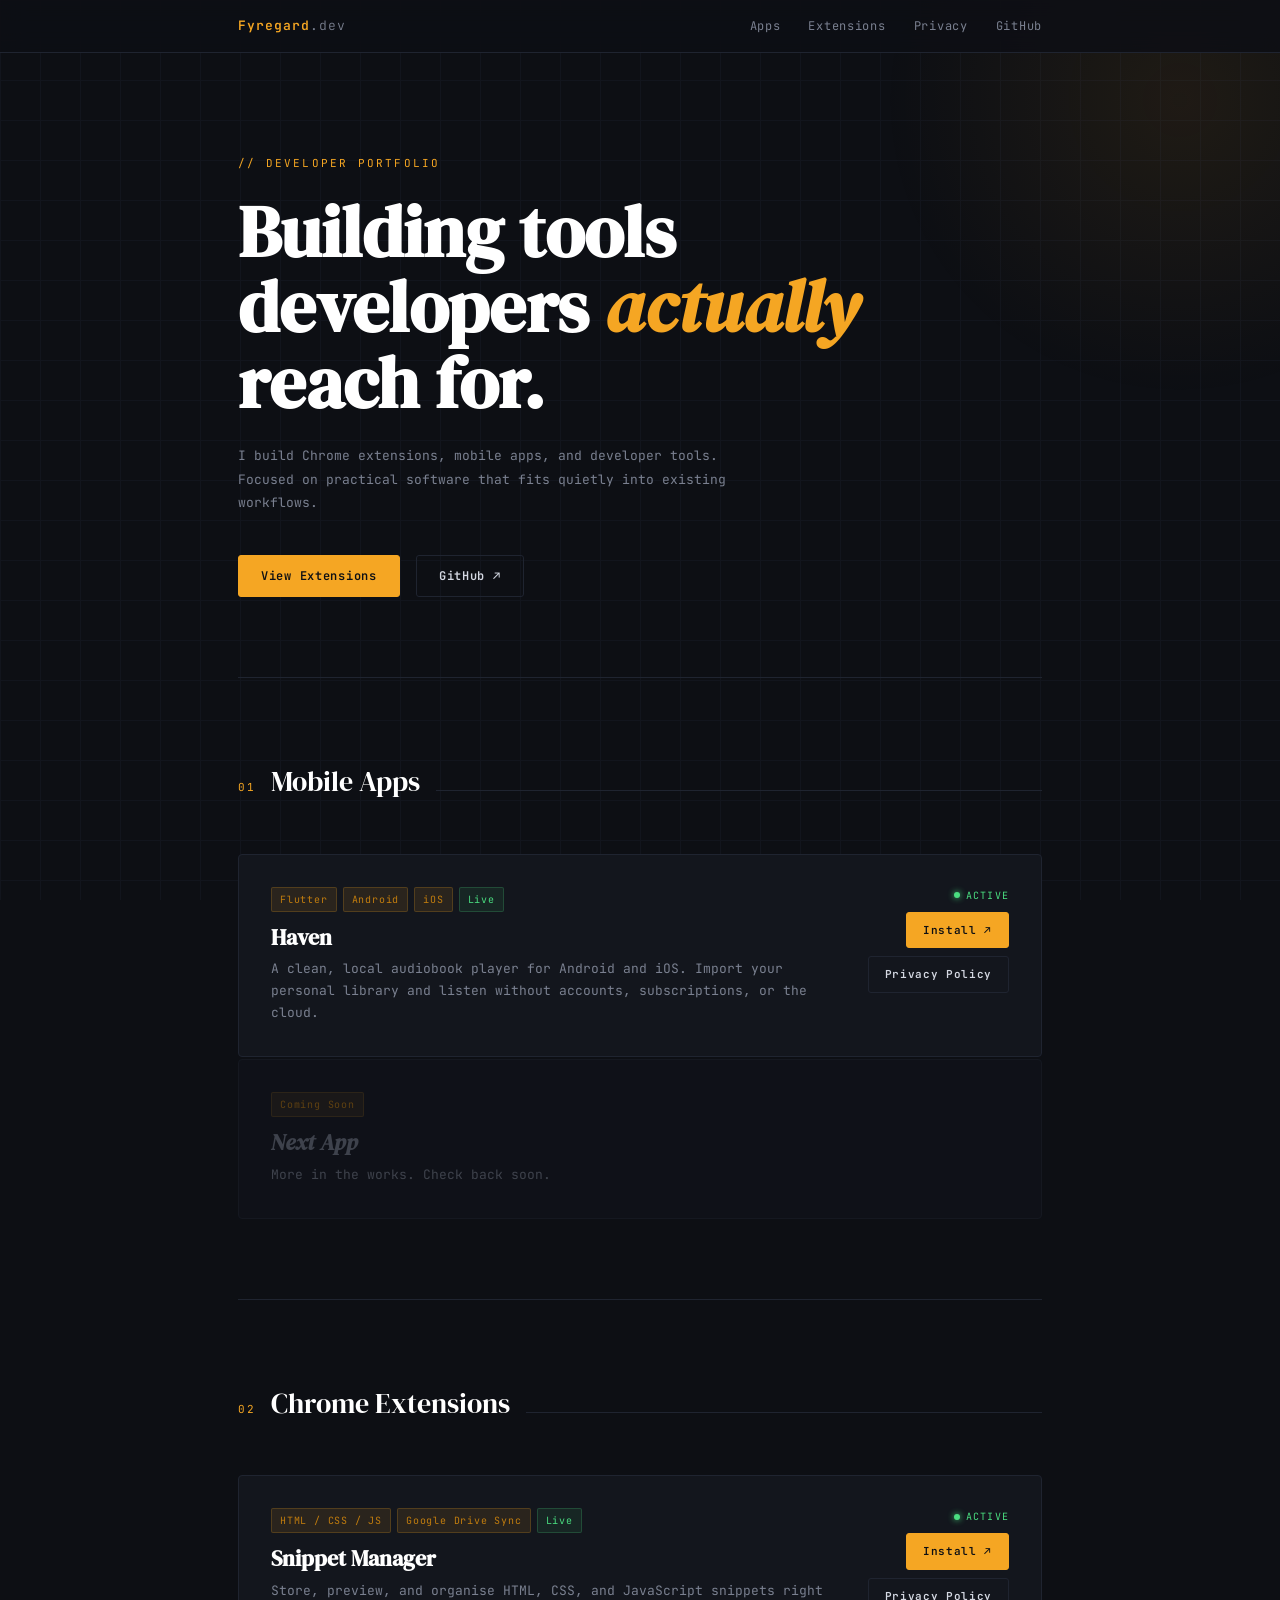
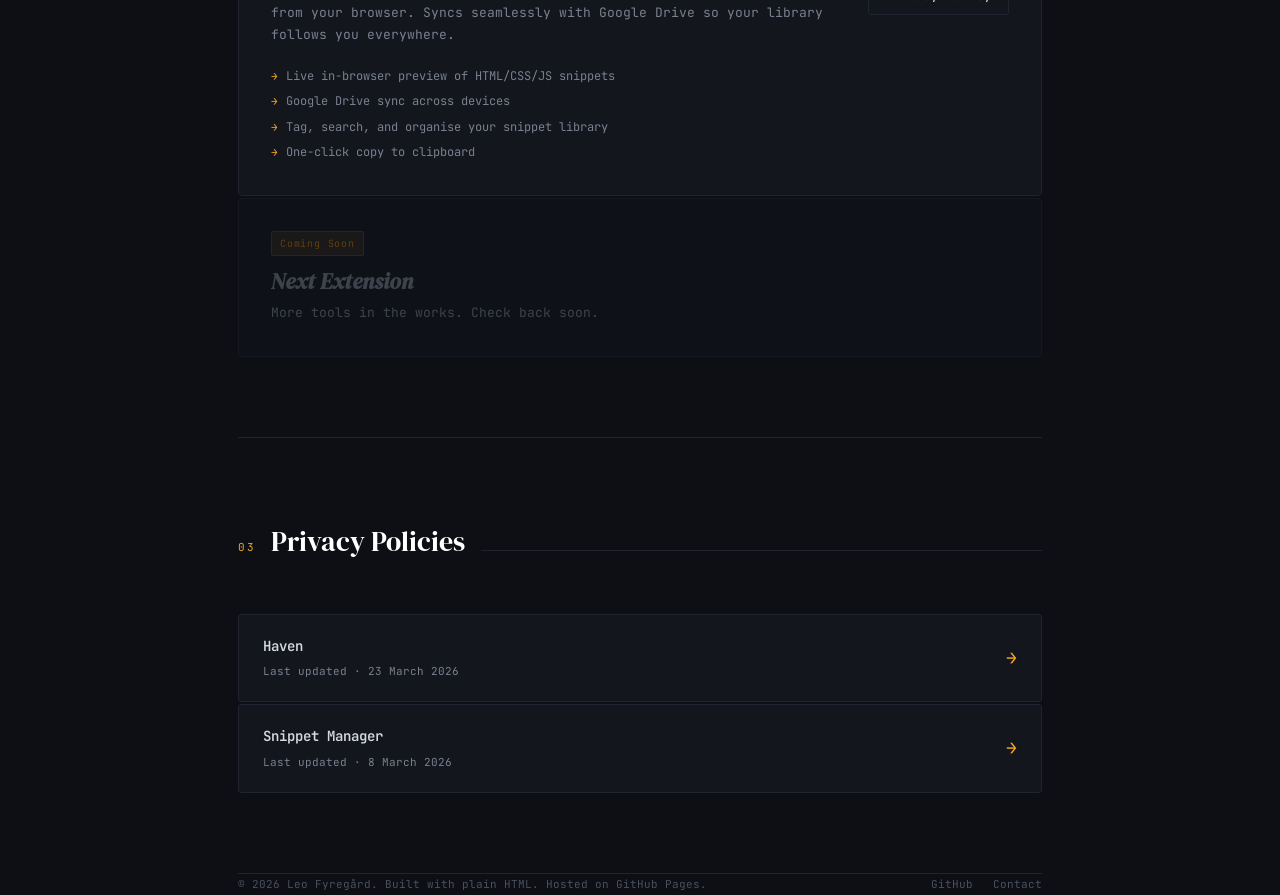
<file: index.html>
<!DOCTYPE html>
<html lang="en">
<head>
  <meta charset="UTF-8" />
  <meta name="viewport" content="width=device-width, initial-scale=1.0" />
  <title>Leo Fyregård — Developer Portfolio</title>
  <link rel="preconnect" href="https://fonts.googleapis.com" />
  <link rel="preconnect" href="https://fonts.gstatic.com" crossorigin />
  <link href="https://fonts.googleapis.com/css2?family=JetBrains+Mono:ital,wght@0,300;0,400;0,600;0,700;1,300&family=DM+Serif+Display:ital@0;1&display=swap" rel="stylesheet" />
  <link rel="stylesheet" href="style.css" />
</head>
<body>

  <nav>
    <div class="wrap">
      <a class="nav-brand" href="/">Fyregard<span>.dev</span></a>
      <ul>
        <li><a href="#apps">Apps</a></li>
        <li><a href="#extensions">Extensions</a></li>
        <li><a href="#privacy">Privacy</a></li>
        <li><a href="https://github.com/Fyregard" target="_blank">GitHub</a></li>
      </ul>
    </div>
  </nav>

  <main class="wrap">

    <!-- HERO -->
    <section class="hero">
      <p class="hero-label">// developer portfolio</p>
      <h1>Building tools<br>developers <em>actually</em><br>reach for.</h1>
      <p class="hero-sub">
        I build Chrome extensions, mobile apps, and developer tools.
        Focused on practical software that fits quietly into existing workflows.
      </p>
      <div class="hero-cta">
        <a href="#extensions" class="btn btn-primary">View Extensions</a>
        <a href="https://github.com/Fyregard" class="btn btn-ghost" target="_blank">GitHub ↗</a>
      </div>
    </section>

    <!-- MOBILE APPS -->
    <section id="apps">
      <div class="section-header">
        <span class="section-num">01</span>
        <h2 class="section-title">Mobile Apps</h2>
        <div class="section-line"></div>
      </div>

      <div class="ext-grid">

        <!-- Haven -->
        <div class="ext-card">
          <div>
            <div class="ext-tags">
              <span class="tag">Flutter</span>
              <span class="tag">Android</span>
              <span class="tag">iOS</span>
              <span class="tag green">Live</span>
            </div>
            <h3 class="ext-name">Haven</h3>
            <p class="ext-desc">
              A clean, local audiobook player for Android and iOS. Import your personal library
              and listen without accounts, subscriptions, or the cloud.
            </p>
          </div>
          <div class="ext-actions">
            <span class="ext-status">Active</span>
            <a href="#" class="btn btn-primary btn-sm" target="_blank">Install ↗</a>
            <a href="privacy/haven.html" class="btn btn-ghost btn-sm">Privacy Policy</a>
          </div>
        </div>

        <!-- Placeholder -->
        <div class="ext-card dim">
          <div>
            <div class="ext-tags">
              <span class="tag">Coming Soon</span>
            </div>
            <h3 class="ext-name muted">Next App</h3>
            <p class="ext-desc">More in the works. Check back soon.</p>
          </div>
        </div>

      </div>
    </section>

    <!-- EXTENSIONS -->
    <section id="extensions">
      <div class="section-header">
        <span class="section-num">02</span>
        <h2 class="section-title">Chrome Extensions</h2>
        <div class="section-line"></div>
      </div>

      <div class="ext-grid">

        <!-- Snippet Manager -->
        <div class="ext-card">
          <div>
            <div class="ext-tags">
              <span class="tag">HTML / CSS / JS</span>
              <span class="tag">Google Drive Sync</span>
              <span class="tag green">Live</span>
            </div>
            <h3 class="ext-name">Snippet Manager</h3>
            <p class="ext-desc">
              Store, preview, and organise HTML, CSS, and JavaScript snippets right from your browser.
              Syncs seamlessly with Google Drive so your library follows you everywhere.
            </p>
            <ul class="ext-features">
              <li>Live in-browser preview of HTML/CSS/JS snippets</li>
              <li>Google Drive sync across devices</li>
              <li>Tag, search, and organise your snippet library</li>
              <li>One-click copy to clipboard</li>
            </ul>
          </div>
          <div class="ext-actions">
            <span class="ext-status">Active</span>
            <a href="https://chrome.google.com/webstore" class="btn btn-primary btn-sm" target="_blank">Install ↗</a>
            <a href="privacy/snippet-manager.html" class="btn btn-ghost btn-sm">Privacy Policy</a>
          </div>
        </div>

        <!-- Placeholder -->
        <div class="ext-card dim">
          <div>
            <div class="ext-tags">
              <span class="tag">Coming Soon</span>
            </div>
            <h3 class="ext-name muted">Next Extension</h3>
            <p class="ext-desc">More tools in the works. Check back soon.</p>
          </div>
        </div>

      </div>
    </section>

    <!-- PRIVACY POLICIES -->
    <section id="privacy">
      <div class="section-header">
        <span class="section-num">03</span>
        <h2 class="section-title">Privacy Policies</h2>
        <div class="section-line"></div>
      </div>

      <div class="policy-list">
        <a href="privacy/haven.html" class="policy-item">
          <div class="policy-item-left">
            <span class="policy-item-name">Haven</span>
            <span class="policy-item-meta">Last updated · 23 March 2026</span>
          </div>
          <span class="policy-arrow">→</span>
        </a>
        <a href="privacy/snippet-manager.html" class="policy-item">
          <div class="policy-item-left">
            <span class="policy-item-name">Snippet Manager</span>
            <span class="policy-item-meta">Last updated · 8 March 2026</span>
          </div>
          <span class="policy-arrow">→</span>
        </a>
      </div>
    </section>

  </main>

  <footer class="wrap">
    <p>© 2026 Leo Fyregård. Built with plain HTML. Hosted on GitHub Pages.</p>
    <div class="footer-links">
      <a href="https://github.com/Fyregard" target="_blank">GitHub</a>
      <a href="mailto:leo@fyregard.dev">Contact</a>
    </div>
  </footer>

</body>
</html>
</file>
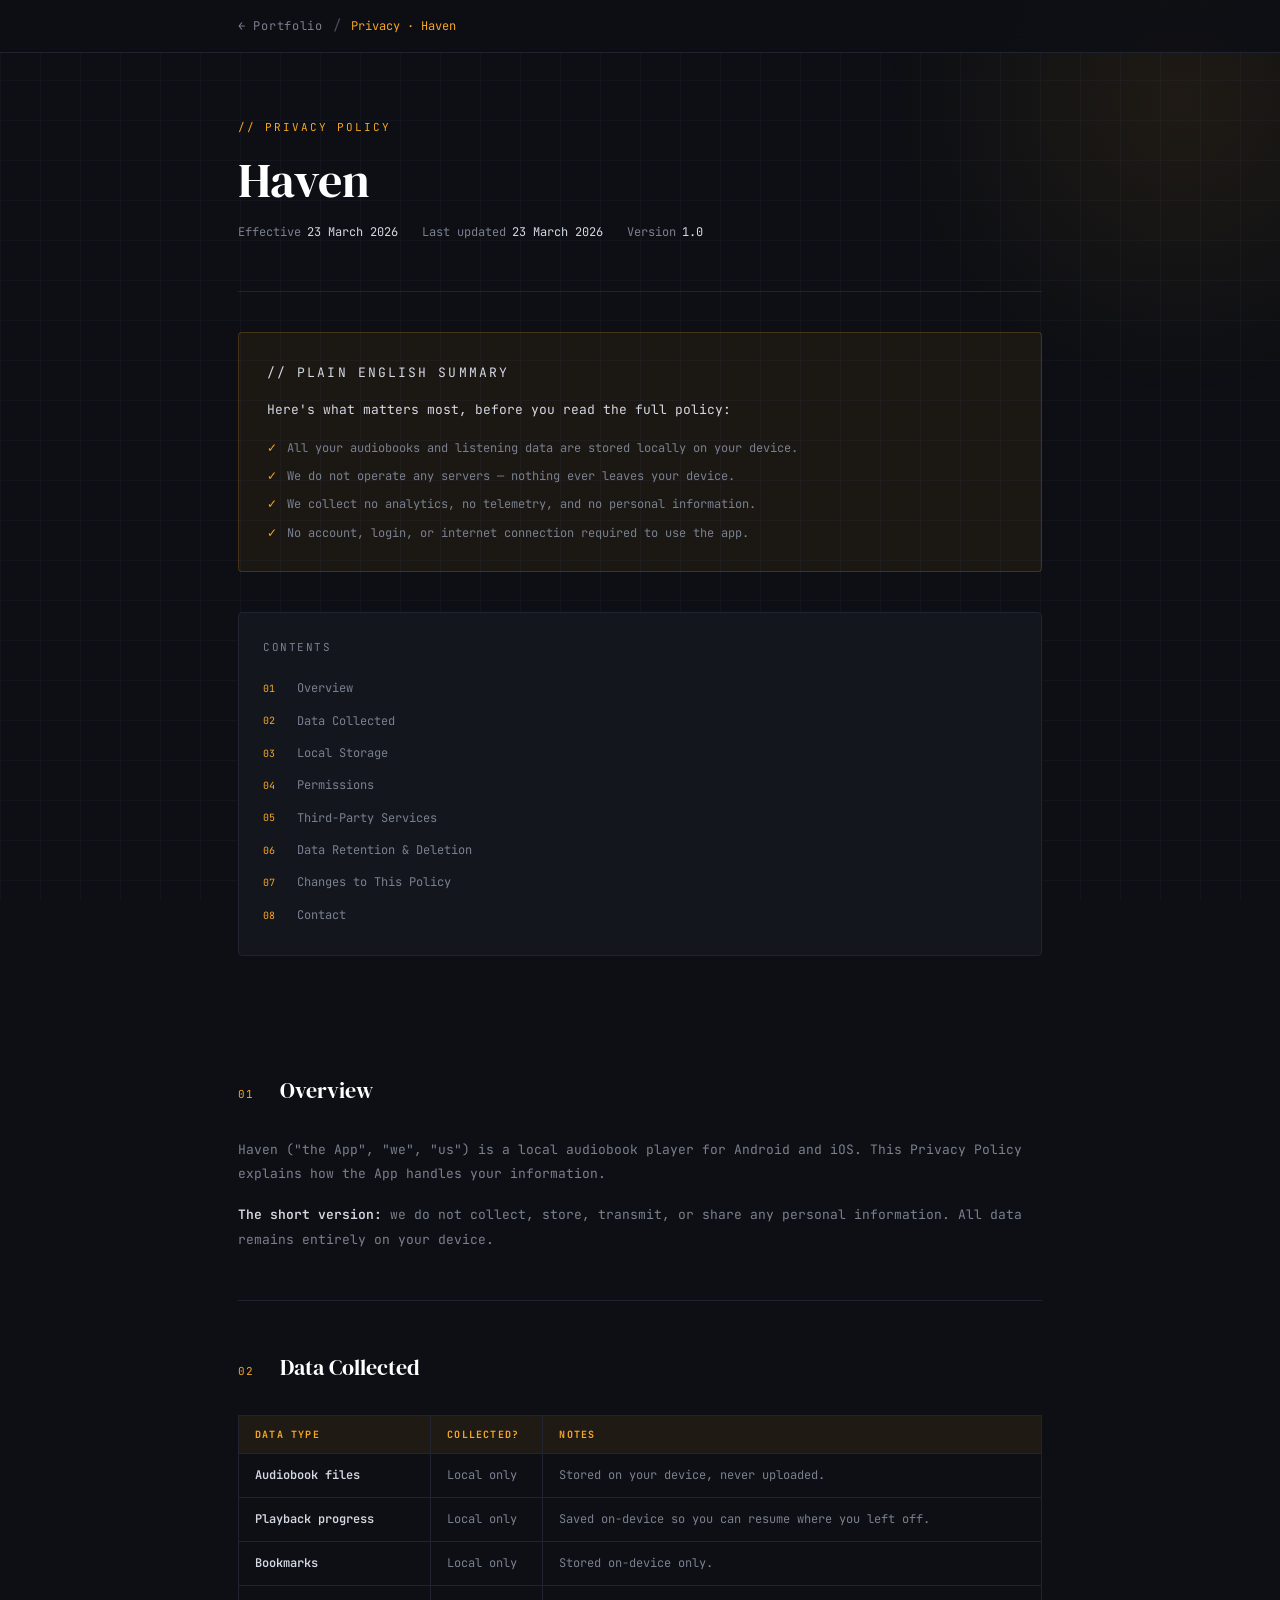
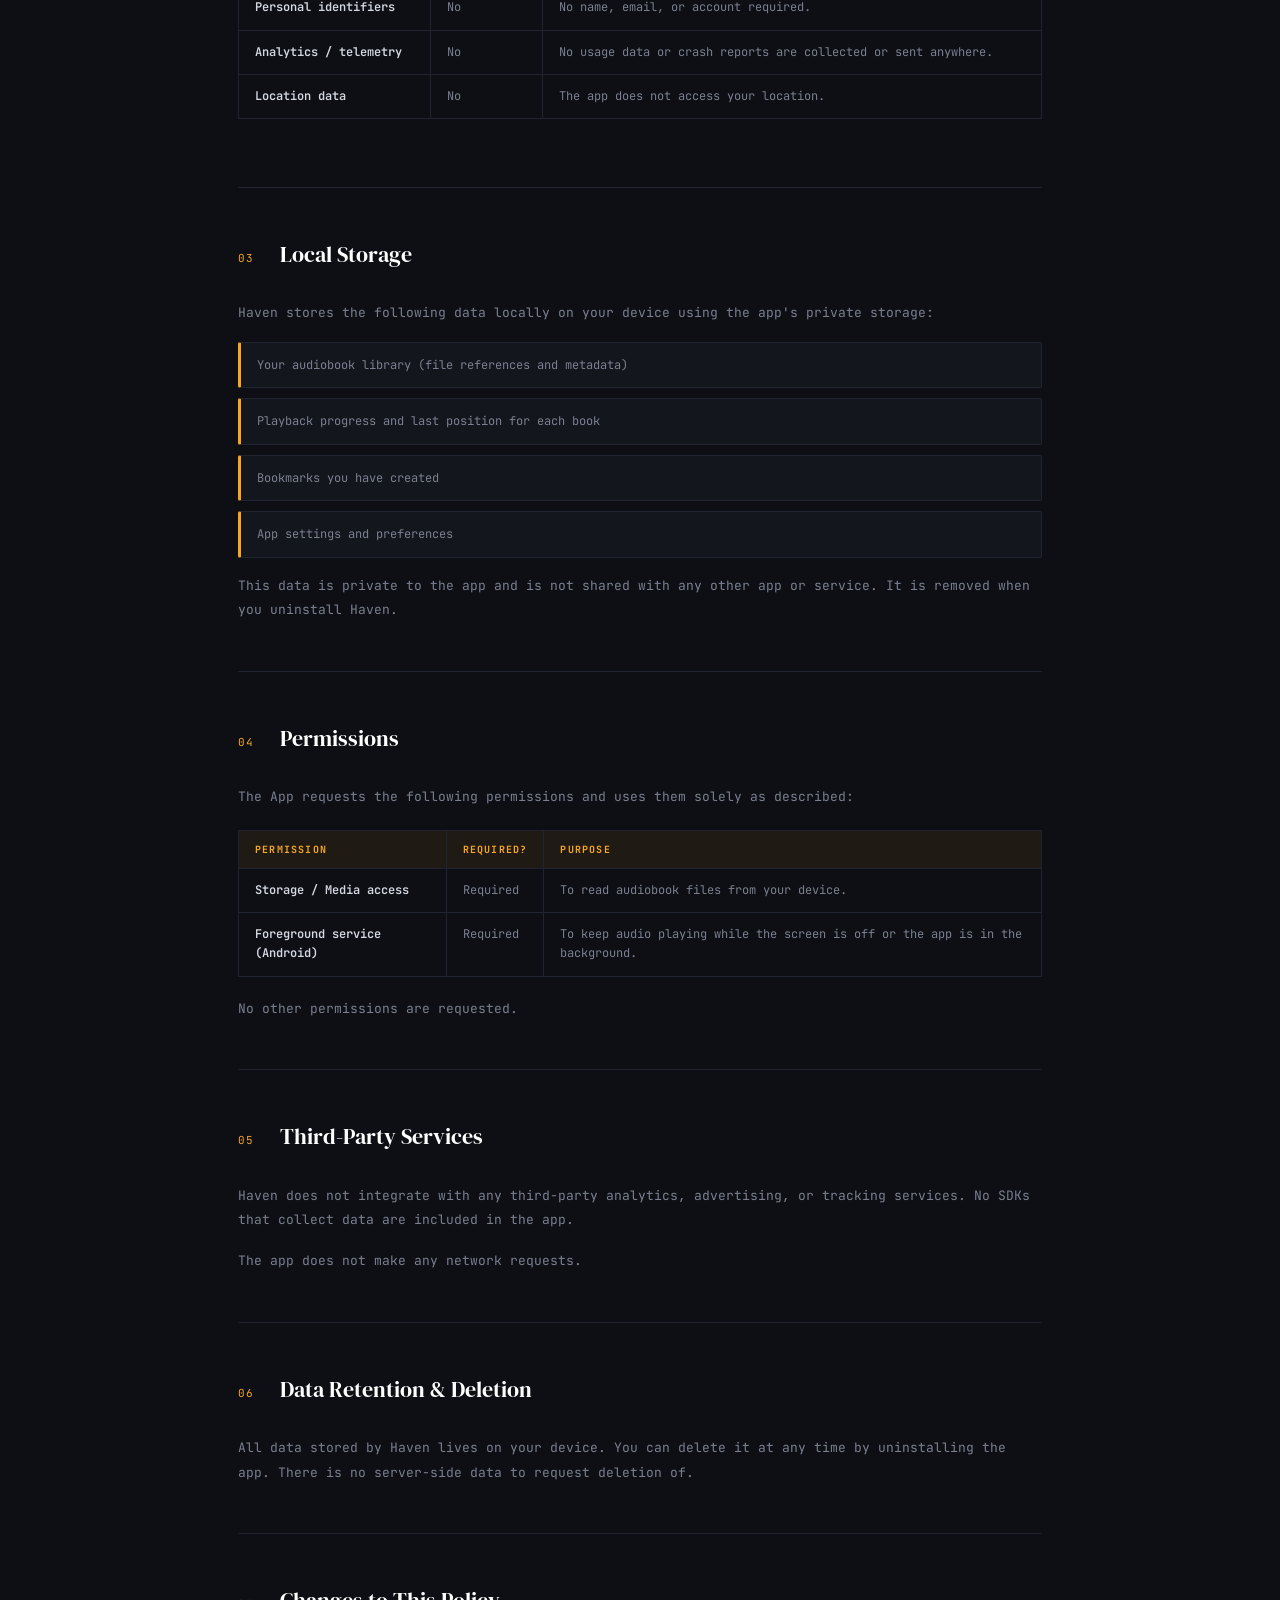
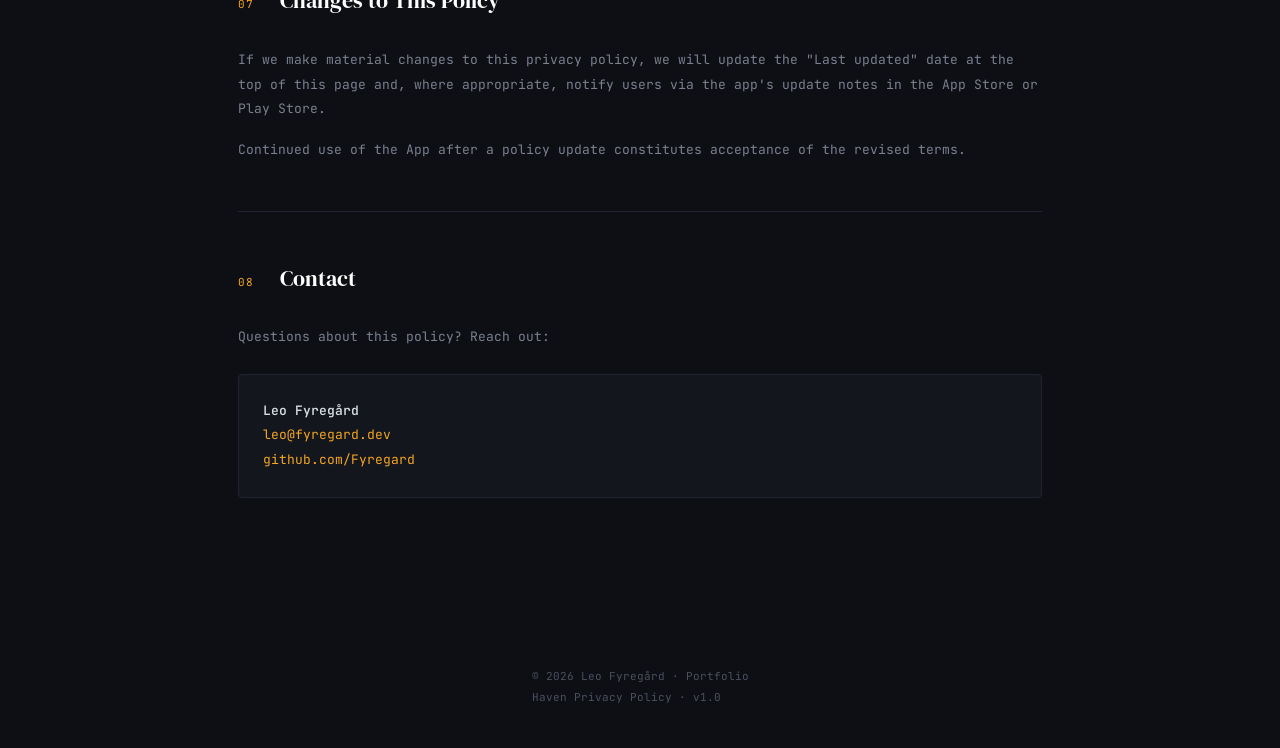
<file: privacy/haven.html>
<!DOCTYPE html>
<html lang="en">
  <head>
    <meta charset="UTF-8" />
    <meta name="viewport" content="width=device-width, initial-scale=1.0" />
    <title>Privacy Policy — Haven</title>
    <link rel="preconnect" href="https://fonts.googleapis.com" />
    <link rel="preconnect" href="https://fonts.gstatic.com" crossorigin />
    <link
      href="https://fonts.googleapis.com/css2?family=JetBrains+Mono:ital,wght@0,300;0,400;0,600;1,300&family=DM+Serif+Display:ital@0;1&display=swap"
      rel="stylesheet"
    />
    <link rel="stylesheet" href="../style.css" />
  </head>
  <body>
    <nav>
      <div class="wrap breadcrumb">
        <a class="back" href="../index.html">← Portfolio</a>
        <span class="sep">/</span>
        <span class="crumb">Privacy · Haven</span>
      </div>
    </nav>

    <div class="wrap">
      <header class="doc-header">
        <p class="doc-label">// privacy policy</p>
        <h1>Haven</h1>
        <div class="doc-meta">
          <span>Effective <strong>23 March 2026</strong></span>
          <span>Last updated <strong>23 March 2026</strong></span>
          <span>Version <strong>1.0</strong></span>
        </div>
      </header>

      <div class="summary-box">
        <p class="summary-label">// plain english summary</p>
        <p>Here's what matters most, before you read the full policy:</p>
        <ul class="summary-points">
          <li>
            <span class="icon">✓</span> All your audiobooks and listening data
            are stored locally on your device.
          </li>
          <li>
            <span class="icon">✓</span> We do not operate any servers — nothing
            ever leaves your device.
          </li>
          <li>
            <span class="icon">✓</span> We collect no analytics, no telemetry,
            and no personal information.
          </li>
          <li>
            <span class="icon">✓</span> No account, login, or internet
            connection required to use the app.
          </li>
        </ul>
      </div>

      <div class="toc">
        <p class="toc-title">Contents</p>
        <ol>
          <li><a href="#overview">Overview</a></li>
          <li><a href="#data-collected">Data Collected</a></li>
          <li><a href="#local-storage">Local Storage</a></li>
          <li><a href="#permissions">Permissions</a></li>
          <li><a href="#third-parties">Third-Party Services</a></li>
          <li><a href="#data-retention">Data Retention &amp; Deletion</a></li>
          <li><a href="#changes">Changes to This Policy</a></li>
          <li><a href="#contact">Contact</a></li>
        </ol>
      </div>

      <div class="doc-content">
        <div class="policy-section" id="overview">
          <div class="ps-header">
            <span class="ps-num">01</span>
            <h2 class="ps-title">Overview</h2>
          </div>
          <p>
            Haven ("the App", "we", "us") is a local audiobook player for
            Android and iOS. This Privacy Policy explains how the App handles
            your information.
          </p>
          <p>
            <strong>The short version:</strong> we do not collect, store,
            transmit, or share any personal information. All data remains
            entirely on your device.
          </p>
        </div>

        <div class="policy-section" id="data-collected">
          <div class="ps-header">
            <span class="ps-num">02</span>
            <h2 class="ps-title">Data Collected</h2>
          </div>
          <table class="data-table">
            <thead>
              <tr>
                <th>Data Type</th>
                <th>Collected?</th>
                <th>Notes</th>
              </tr>
            </thead>
            <tbody>
              <tr>
                <td>Audiobook files</td>
                <td>Local only</td>
                <td>Stored on your device, never uploaded.</td>
              </tr>
              <tr>
                <td>Playback progress</td>
                <td>Local only</td>
                <td>
                  Saved on-device so you can resume where you left off.
                </td>
              </tr>
              <tr>
                <td>Bookmarks</td>
                <td>Local only</td>
                <td>Stored on-device only.</td>
              </tr>
              <tr>
                <td>Personal identifiers</td>
                <td>No</td>
                <td>No name, email, or account required.</td>
              </tr>
              <tr>
                <td>Analytics / telemetry</td>
                <td>No</td>
                <td>
                  No usage data or crash reports are collected or sent anywhere.
                </td>
              </tr>
              <tr>
                <td>Location data</td>
                <td>No</td>
                <td>The app does not access your location.</td>
              </tr>
            </tbody>
          </table>
        </div>

        <div class="policy-section" id="local-storage">
          <div class="ps-header">
            <span class="ps-num">03</span>
            <h2 class="ps-title">Local Storage</h2>
          </div>
          <p>
            Haven stores the following data locally on your device using the
            app's private storage:
          </p>
          <ul class="highlight-list">
            <li>Your audiobook library (file references and metadata)</li>
            <li>Playback progress and last position for each book</li>
            <li>Bookmarks you have created</li>
            <li>App settings and preferences</li>
          </ul>
          <p>
            This data is private to the app and is not shared with any other
            app or service. It is removed when you uninstall Haven.
          </p>
        </div>

        <div class="policy-section" id="permissions">
          <div class="ps-header">
            <span class="ps-num">04</span>
            <h2 class="ps-title">Permissions</h2>
          </div>
          <p>
            The App requests the following permissions and uses them solely as
            described:
          </p>
          <table class="data-table">
            <thead>
              <tr>
                <th>Permission</th>
                <th>Required?</th>
                <th>Purpose</th>
              </tr>
            </thead>
            <tbody>
              <tr>
                <td>Storage / Media access</td>
                <td>Required</td>
                <td>To read audiobook files from your device.</td>
              </tr>
              <tr>
                <td>Foreground service (Android)</td>
                <td>Required</td>
                <td>
                  To keep audio playing while the screen is off or the app is
                  in the background.
                </td>
              </tr>
            </tbody>
          </table>
          <p>No other permissions are requested.</p>
        </div>

        <div class="policy-section" id="third-parties">
          <div class="ps-header">
            <span class="ps-num">05</span>
            <h2 class="ps-title">Third-Party Services</h2>
          </div>
          <p>
            Haven does not integrate with any third-party analytics,
            advertising, or tracking services. No SDKs that collect data are
            included in the app.
          </p>
          <p>The app does not make any network requests.</p>
        </div>

        <div class="policy-section" id="data-retention">
          <div class="ps-header">
            <span class="ps-num">06</span>
            <h2 class="ps-title">Data Retention &amp; Deletion</h2>
          </div>
          <p>
            All data stored by Haven lives on your device. You can delete it at
            any time by uninstalling the app. There is no server-side data to
            request deletion of.
          </p>
        </div>

        <div class="policy-section" id="changes">
          <div class="ps-header">
            <span class="ps-num">07</span>
            <h2 class="ps-title">Changes to This Policy</h2>
          </div>
          <p>
            If we make material changes to this privacy policy, we will update
            the "Last updated" date at the top of this page and, where
            appropriate, notify users via the app's update notes in the App
            Store or Play Store.
          </p>
          <p>
            Continued use of the App after a policy update constitutes
            acceptance of the revised terms.
          </p>
        </div>

        <div class="policy-section" id="contact">
          <div class="ps-header">
            <span class="ps-num">08</span>
            <h2 class="ps-title">Contact</h2>
          </div>
          <p>Questions about this policy? Reach out:</p>
          <div class="contact-box">
            <p>
              <strong>Leo Fyregård</strong><br />
              <a href="mailto:leo@fyregard.dev">leo@fyregard.dev</a
              ><br />
              <a href="https://github.com/Fyregard" target="_blank"
                >github.com/Fyregard</a
              >
            </p>
          </div>
        </div>
      </div>
    </div>

    <footer>
      <div class="wrap">
        <p>© 2026 Leo Fyregård · <a href="../index.html">Portfolio</a></p>
        <p>Haven Privacy Policy · v1.0</p>
      </div>
    </footer>
  </body>
</html>
</file>
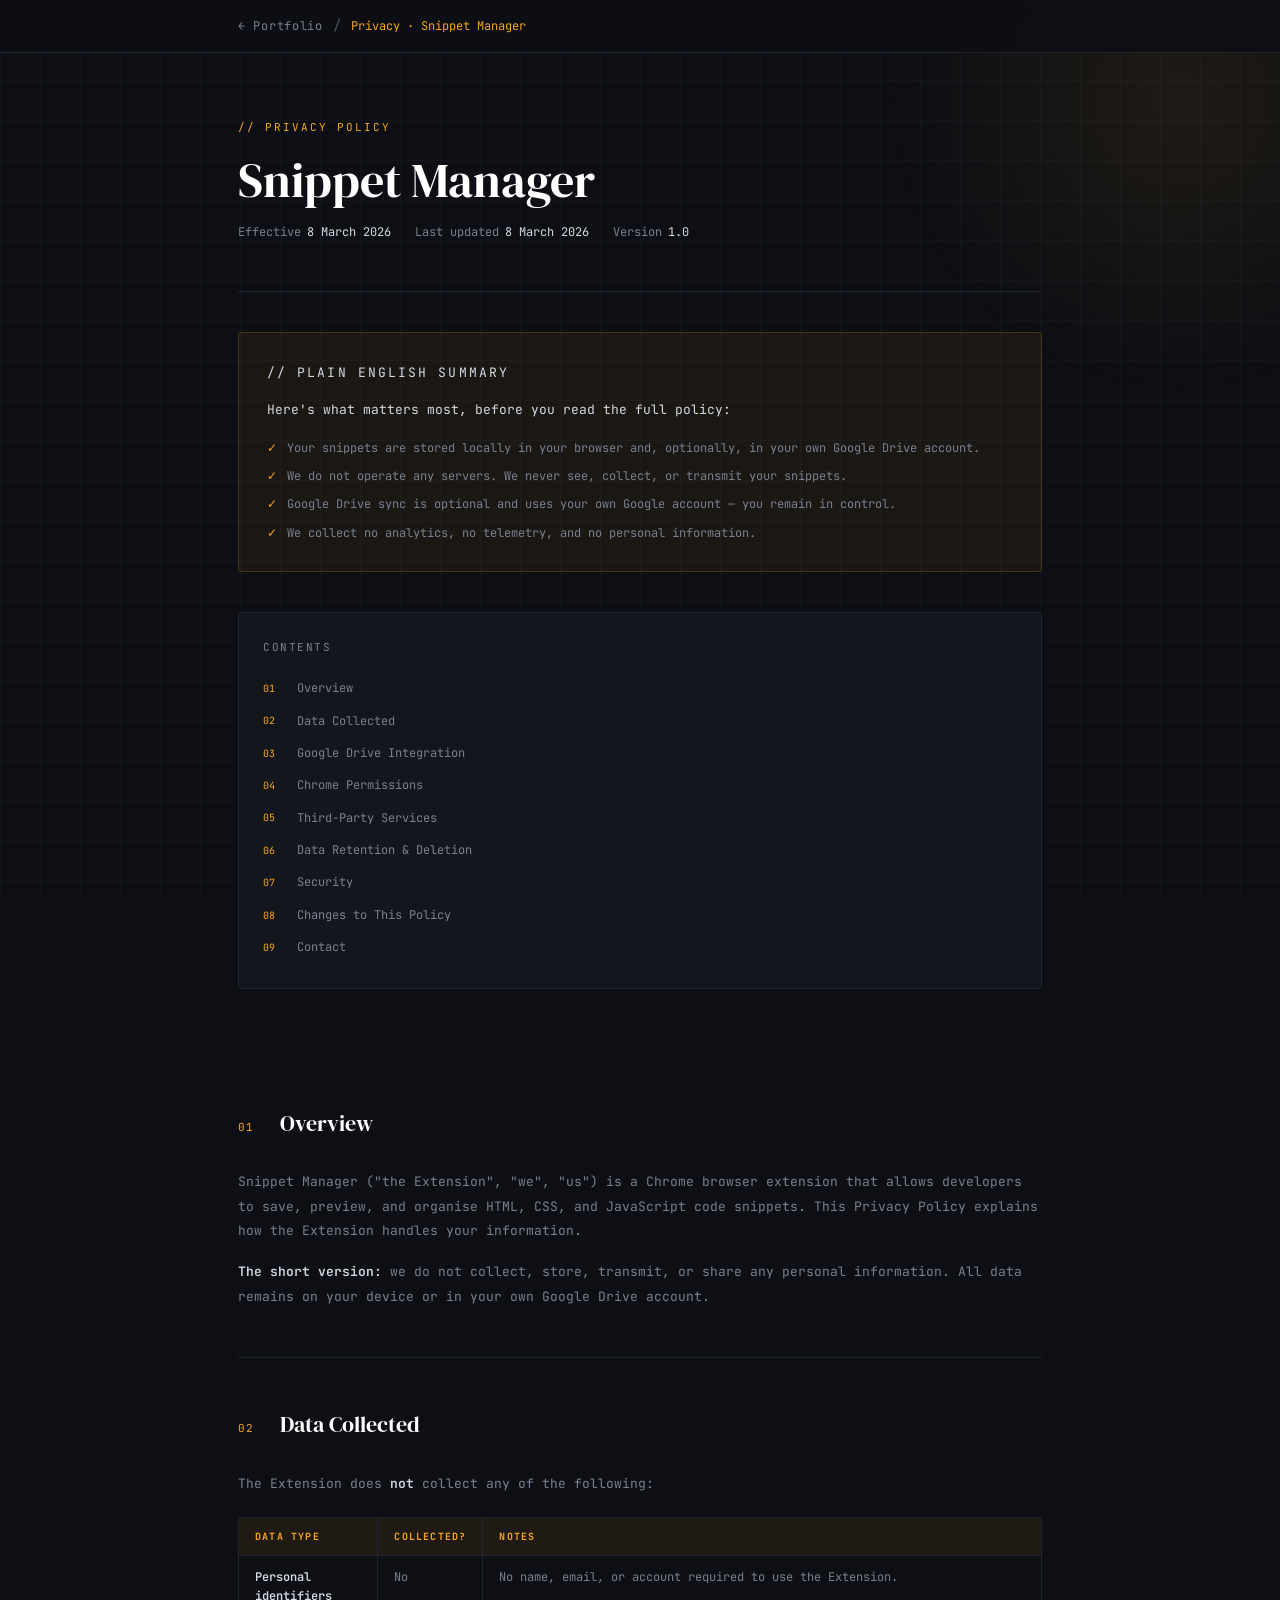
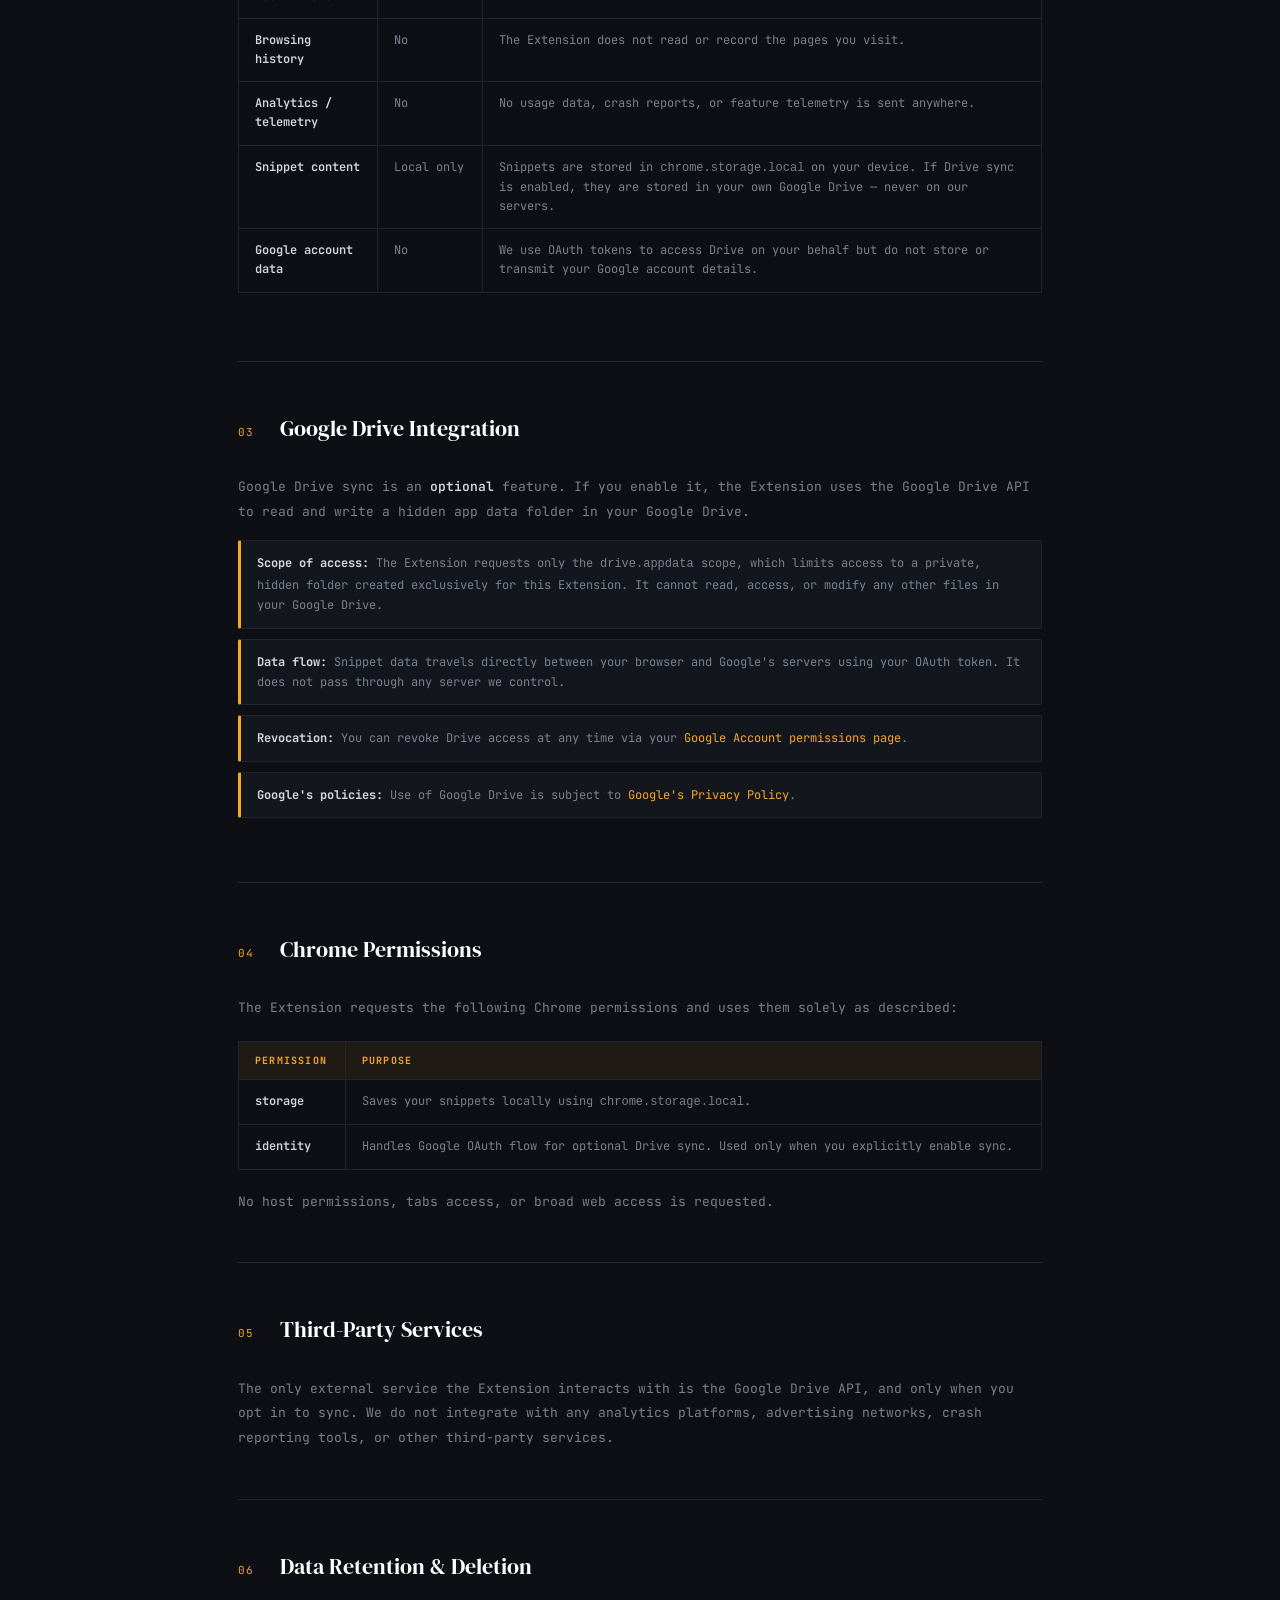
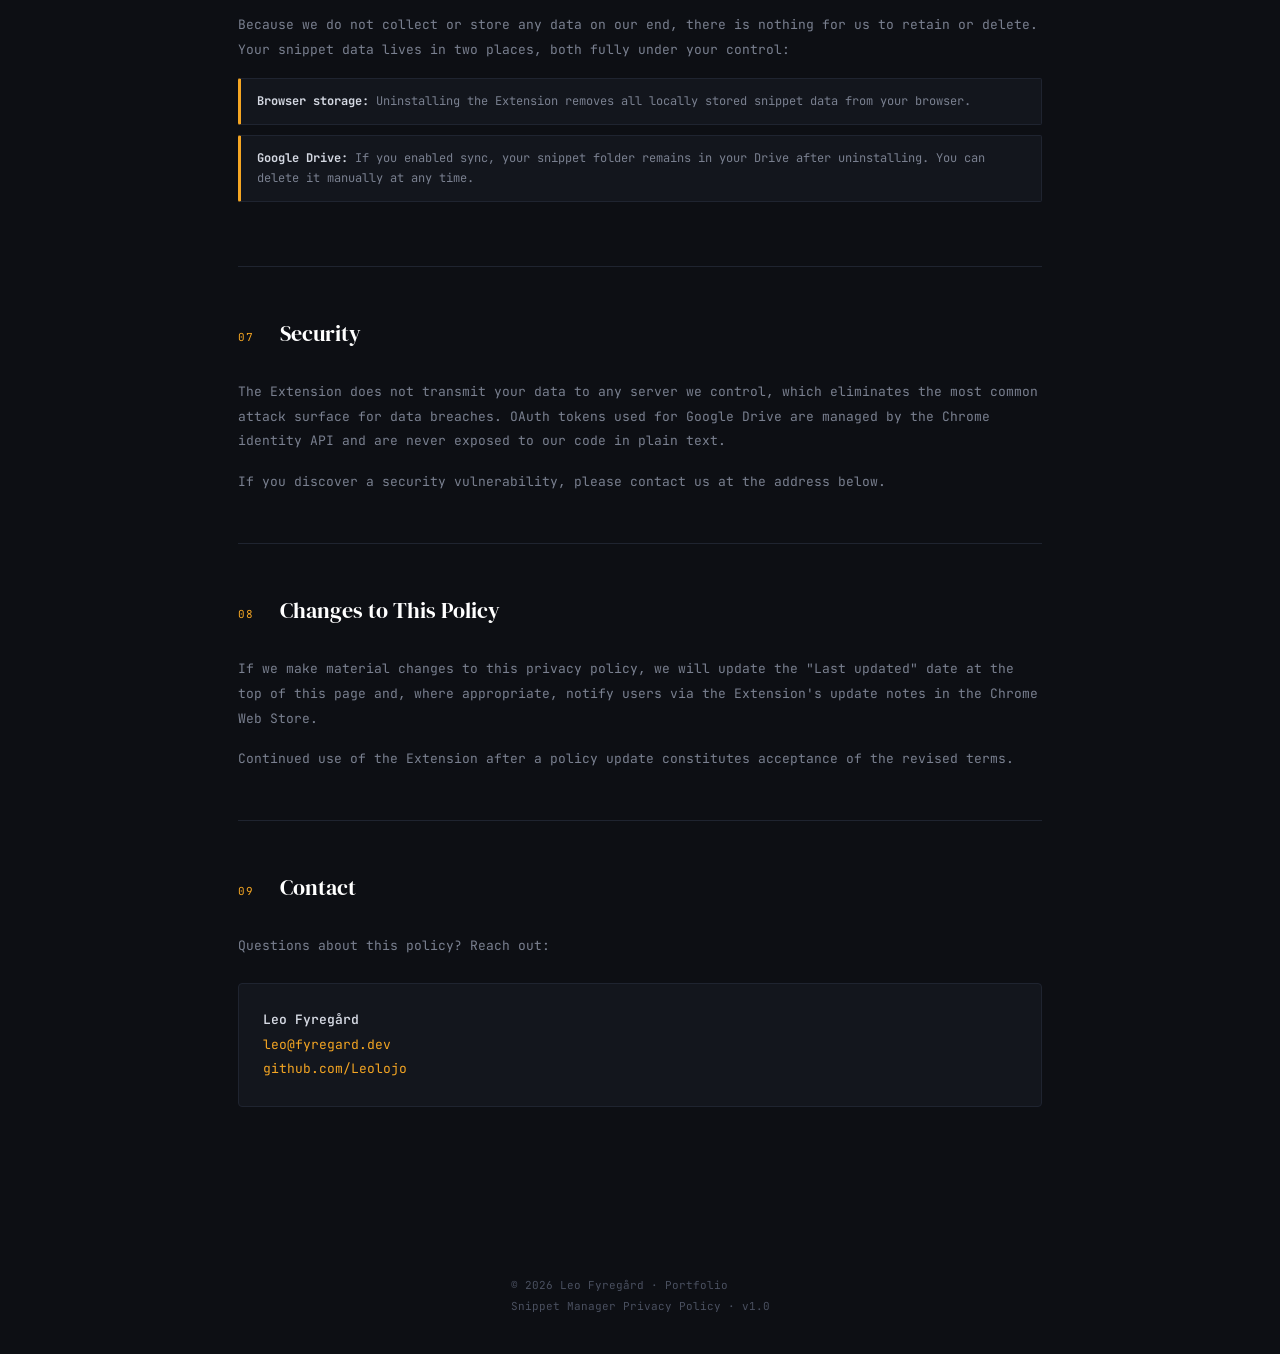
<file: privacy/snippet-manager.html>
<!DOCTYPE html>
<html lang="en">
  <head>
    <meta charset="UTF-8" />
    <meta name="viewport" content="width=device-width, initial-scale=1.0" />
    <title>Privacy Policy — Snippet Manager</title>
    <link rel="preconnect" href="https://fonts.googleapis.com" />
    <link rel="preconnect" href="https://fonts.gstatic.com" crossorigin />
    <link
      href="https://fonts.googleapis.com/css2?family=JetBrains+Mono:ital,wght@0,300;0,400;0,600;1,300&family=DM+Serif+Display:ital@0;1&display=swap"
      rel="stylesheet"
    />
    <link rel="stylesheet" href="../style.css" />
  </head>
  <body>
    <nav>
      <div class="wrap breadcrumb">
        <a class="back" href="../index.html">← Portfolio</a>
        <span class="sep">/</span>
        <span class="crumb">Privacy · Snippet Manager</span>
      </div>
    </nav>

    <div class="wrap">
      <header class="doc-header">
        <p class="doc-label">// privacy policy</p>
        <h1>Snippet Manager</h1>
        <div class="doc-meta">
          <span>Effective <strong>8 March 2026</strong></span>
          <span>Last updated <strong>8 March 2026</strong></span>
          <span>Version <strong>1.0</strong></span>
        </div>
      </header>

      <div class="summary-box">
        <p class="summary-label">// plain english summary</p>
        <p>Here's what matters most, before you read the full policy:</p>
        <ul class="summary-points">
          <li>
            <span class="icon">✓</span> Your snippets are stored locally in your
            browser and, optionally, in your own Google Drive account.
          </li>
          <li>
            <span class="icon">✓</span> We do not operate any servers. We never
            see, collect, or transmit your snippets.
          </li>
          <li>
            <span class="icon">✓</span> Google Drive sync is optional and uses
            your own Google account — you remain in control.
          </li>
          <li>
            <span class="icon">✓</span> We collect no analytics, no telemetry,
            and no personal information.
          </li>
        </ul>
      </div>

      <div class="toc">
        <p class="toc-title">Contents</p>
        <ol>
          <li><a href="#overview">Overview</a></li>
          <li><a href="#data-collected">Data Collected</a></li>
          <li><a href="#google-drive">Google Drive Integration</a></li>
          <li><a href="#permissions">Chrome Permissions</a></li>
          <li><a href="#third-parties">Third-Party Services</a></li>
          <li><a href="#data-retention">Data Retention &amp; Deletion</a></li>
          <li><a href="#security">Security</a></li>
          <li><a href="#changes">Changes to This Policy</a></li>
          <li><a href="#contact">Contact</a></li>
        </ol>
      </div>

      <div class="doc-content">
        <div class="policy-section" id="overview">
          <div class="ps-header">
            <span class="ps-num">01</span>
            <h2 class="ps-title">Overview</h2>
          </div>
          <p>
            Snippet Manager ("the Extension", "we", "us") is a Chrome browser
            extension that allows developers to save, preview, and organise
            HTML, CSS, and JavaScript code snippets. This Privacy Policy
            explains how the Extension handles your information.
          </p>
          <p>
            <strong>The short version:</strong> we do not collect, store,
            transmit, or share any personal information. All data remains on
            your device or in your own Google Drive account.
          </p>
        </div>

        <div class="policy-section" id="data-collected">
          <div class="ps-header">
            <span class="ps-num">02</span>
            <h2 class="ps-title">Data Collected</h2>
          </div>
          <p>
            The Extension does <strong>not</strong> collect any of the
            following:
          </p>
          <table class="data-table">
            <thead>
              <tr>
                <th>Data Type</th>
                <th>Collected?</th>
                <th>Notes</th>
              </tr>
            </thead>
            <tbody>
              <tr>
                <td>Personal identifiers</td>
                <td>No</td>
                <td>
                  No name, email, or account required to use the Extension.
                </td>
              </tr>
              <tr>
                <td>Browsing history</td>
                <td>No</td>
                <td>
                  The Extension does not read or record the pages you visit.
                </td>
              </tr>
              <tr>
                <td>Analytics / telemetry</td>
                <td>No</td>
                <td>
                  No usage data, crash reports, or feature telemetry is sent
                  anywhere.
                </td>
              </tr>
              <tr>
                <td>Snippet content</td>
                <td>Local only</td>
                <td>
                  Snippets are stored in <code>chrome.storage.local</code> on
                  your device. If Drive sync is enabled, they are stored in your
                  own Google Drive — never on our servers.
                </td>
              </tr>
              <tr>
                <td>Google account data</td>
                <td>No</td>
                <td>
                  We use OAuth tokens to access Drive on your behalf but do not
                  store or transmit your Google account details.
                </td>
              </tr>
            </tbody>
          </table>
        </div>

        <div class="policy-section" id="google-drive">
          <div class="ps-header">
            <span class="ps-num">03</span>
            <h2 class="ps-title">Google Drive Integration</h2>
          </div>
          <p>
            Google Drive sync is an <strong>optional</strong> feature. If you
            enable it, the Extension uses the Google Drive API to read and write
            a hidden app data folder in your Google Drive.
          </p>
          <ul class="highlight-list">
            <li>
              <strong>Scope of access:</strong> The Extension requests only the
              <code>drive.appdata</code> scope, which limits access to a
              private, hidden folder created exclusively for this Extension. It
              cannot read, access, or modify any other files in your Google
              Drive.
            </li>
            <li>
              <strong>Data flow:</strong> Snippet data travels directly between
              your browser and Google's servers using your OAuth token. It does
              not pass through any server we control.
            </li>
            <li>
              <strong>Revocation:</strong> You can revoke Drive access at any
              time via your
              <a href="https://myaccount.google.com/permissions" target="_blank"
                >Google Account permissions page</a
              >.
            </li>
            <li>
              <strong>Google's policies:</strong> Use of Google Drive is subject
              to
              <a href="https://policies.google.com/privacy" target="_blank"
                >Google's Privacy Policy</a
              >.
            </li>
          </ul>
        </div>

        <div class="policy-section" id="permissions">
          <div class="ps-header">
            <span class="ps-num">04</span>
            <h2 class="ps-title">Chrome Permissions</h2>
          </div>
          <p>
            The Extension requests the following Chrome permissions and uses
            them solely as described:
          </p>
          <table class="data-table">
            <thead>
              <tr>
                <th>Permission</th>
                <th>Purpose</th>
              </tr>
            </thead>
            <tbody>
              <tr>
                <td>storage</td>
                <td>
                  Saves your snippets locally using
                  <code>chrome.storage.local</code>.
                </td>
              </tr>
              <tr>
                <td>identity</td>
                <td>
                  Handles Google OAuth flow for optional Drive sync. Used only
                  when you explicitly enable sync.
                </td>
              </tr>
            </tbody>
          </table>
          <p>
            No host permissions, tabs access, or broad web access is requested.
          </p>
        </div>

        <div class="policy-section" id="third-parties">
          <div class="ps-header">
            <span class="ps-num">05</span>
            <h2 class="ps-title">Third-Party Services</h2>
          </div>
          <p>
            The only external service the Extension interacts with is the Google
            Drive API, and only when you opt in to sync. We do not integrate
            with any analytics platforms, advertising networks, crash reporting
            tools, or other third-party services.
          </p>
        </div>

        <div class="policy-section" id="data-retention">
          <div class="ps-header">
            <span class="ps-num">06</span>
            <h2 class="ps-title">Data Retention &amp; Deletion</h2>
          </div>
          <p>
            Because we do not collect or store any data on our end, there is
            nothing for us to retain or delete. Your snippet data lives in two
            places, both fully under your control:
          </p>
          <ul class="highlight-list">
            <li>
              <strong>Browser storage:</strong> Uninstalling the Extension
              removes all locally stored snippet data from your browser.
            </li>
            <li>
              <strong>Google Drive:</strong> If you enabled sync, your snippet
              folder remains in your Drive after uninstalling. You can delete it
              manually at any time.
            </li>
          </ul>
        </div>

        <div class="policy-section" id="security">
          <div class="ps-header">
            <span class="ps-num">07</span>
            <h2 class="ps-title">Security</h2>
          </div>
          <p>
            The Extension does not transmit your data to any server we control,
            which eliminates the most common attack surface for data breaches.
            OAuth tokens used for Google Drive are managed by the Chrome
            identity API and are never exposed to our code in plain text.
          </p>
          <p>
            If you discover a security vulnerability, please contact us at the
            address below.
          </p>
        </div>

        <div class="policy-section" id="changes">
          <div class="ps-header">
            <span class="ps-num">08</span>
            <h2 class="ps-title">Changes to This Policy</h2>
          </div>
          <p>
            If we make material changes to this privacy policy, we will update
            the "Last updated" date at the top of this page and, where
            appropriate, notify users via the Extension's update notes in the
            Chrome Web Store.
          </p>
          <p>
            Continued use of the Extension after a policy update constitutes
            acceptance of the revised terms.
          </p>
        </div>

        <div class="policy-section" id="contact">
          <div class="ps-header">
            <span class="ps-num">09</span>
            <h2 class="ps-title">Contact</h2>
          </div>
          <p>Questions about this policy? Reach out:</p>
          <div class="contact-box">
            <p>
              <strong>Leo Fyregård</strong><br />
              <a href="mailto:leo@fyregard.dev">leo@fyregard.dev</a
              ><br />
              <a href="https://github.com/Leolojo" target="_blank"
                >github.com/Leolojo</a
              >
            </p>
          </div>
        </div>
      </div>
    </div>

    <footer>
      <div class="wrap">
        <p>© 2026 Leo Fyregård · <a href="../index.html">Portfolio</a></p>
        <p>Snippet Manager Privacy Policy · v1.0</p>
      </div>
    </footer>
  </body>
</html>
</file>
<file: style.css>
/* ── Reset ── */
*, *::before, *::after { box-sizing: border-box; margin: 0; padding: 0; }

/* ── Variables ── */
:root {
  --bg:        #0d0f14;
  --surface:   #13161d;
  --border:    #1f2430;
  --amber:     #f5a623;
  --amber-dim: #c27d0e;
  --green:     #4ade80;
  --muted:     #4a5060;
  --text:      #d4d8e2;
  --text-dim:  #7a8090;
  --mono:      'JetBrains Mono', monospace;
  --serif:     'DM Serif Display', serif;
}

/* ── Base ── */
html { scroll-behavior: smooth; }

body {
  background: var(--bg);
  color: var(--text);
  font-family: var(--mono);
  font-size: 14px;
  line-height: 1.7;
  min-height: 100vh;
  overflow-x: hidden;
}

/* ── Grid texture ── */
body::before {
  content: '';
  position: fixed;
  inset: 0;
  background-image:
    linear-gradient(var(--border) 1px, transparent 1px),
    linear-gradient(90deg, var(--border) 1px, transparent 1px);
  background-size: 40px 40px;
  opacity: 0.35;
  pointer-events: none;
  z-index: 0;
}

/* ── Glow blob ── */
body::after {
  content: '';
  position: fixed;
  top: -200px;
  right: -200px;
  width: 600px;
  height: 600px;
  background: radial-gradient(circle, rgba(245,166,35,0.08) 0%, transparent 70%);
  pointer-events: none;
  z-index: 0;
}

/* ── Layout ── */
.wrap {
  position: relative;
  z-index: 1;
  max-width: 860px;
  margin: 0 auto;
  padding: 0 28px;
}

/* ── NAV ── */
nav {
  position: sticky;
  top: 0;
  z-index: 100;
  background: rgba(13,15,20,0.85);
  backdrop-filter: blur(12px);
  border-bottom: 1px solid var(--border);
}
nav .wrap {
  display: flex;
  align-items: center;
  justify-content: space-between;
  padding-top: 14px;
  padding-bottom: 14px;
}
.nav-brand {
  font-size: 13px;
  font-weight: 600;
  color: var(--amber);
  letter-spacing: 0.08em;
  text-decoration: none;
}
.nav-brand span { color: var(--text-dim); font-weight: 300; }
nav ul { list-style: none; display: flex; gap: 28px; }
nav a {
  color: var(--text-dim);
  text-decoration: none;
  font-size: 12px;
  letter-spacing: 0.06em;
  transition: color 0.2s;
}
nav a:hover { color: var(--amber); }

/* ── Breadcrumb (privacy pages) ── */
nav .wrap.breadcrumb { justify-content: flex-start; gap: 10px; }
nav a.back { font-size: 12px; color: var(--text-dim); display: flex; align-items: center; gap: 6px; }
nav .sep   { color: var(--muted); }
nav .crumb { font-size: 12px; color: var(--amber); }

/* ── Buttons ── */
.btn {
  display: inline-flex;
  align-items: center;
  gap: 8px;
  padding: 10px 22px;
  font-family: var(--mono);
  font-size: 12px;
  font-weight: 600;
  letter-spacing: 0.06em;
  border-radius: 3px;
  text-decoration: none;
  cursor: pointer;
  transition: all 0.2s;
  border: none;
}
.btn-primary { background: var(--amber); color: #0d0f14; border: 1px solid var(--amber); }
.btn-primary:hover { background: #ffc04a; border-color: #ffc04a; transform: translateY(-1px); }
.btn-ghost { background: transparent; color: var(--text); border: 1px solid var(--border); }
.btn-ghost:hover { border-color: var(--amber); color: var(--amber); }
.btn-sm { font-size: 11px; padding: 8px 16px; }

/* ── Hero ── */
.hero { padding: 100px 0 80px; border-bottom: 1px solid var(--border); }
.hero-label {
  font-size: 11px;
  letter-spacing: 0.2em;
  color: var(--amber);
  text-transform: uppercase;
  margin-bottom: 20px;
  opacity: 0;
  animation: fadeUp 0.6s 0.1s forwards;
}
.hero h1 {
  font-family: var(--serif);
  font-size: clamp(38px, 7vw, 72px);
  line-height: 1.05;
  color: #fff;
  margin-bottom: 24px;
  opacity: 0;
  animation: fadeUp 0.6s 0.2s forwards;
}
.hero h1 em { font-style: italic; color: var(--amber); }
.hero-sub {
  max-width: 520px;
  color: var(--text-dim);
  font-size: 13px;
  line-height: 1.8;
  opacity: 0;
  animation: fadeUp 0.6s 0.35s forwards;
}
.hero-cta {
  margin-top: 40px;
  display: flex;
  gap: 16px;
  flex-wrap: wrap;
  opacity: 0;
  animation: fadeUp 0.6s 0.45s forwards;
}

/* ── Sections ── */
section { padding: 80px 0; border-bottom: 1px solid var(--border); }
.section-header { display: flex; align-items: baseline; gap: 16px; margin-bottom: 48px; }
.section-num   { font-size: 11px; color: var(--amber); letter-spacing: 0.15em; }
.section-title { font-family: var(--serif); font-size: 28px; color: #fff; font-weight: 400; }
.section-line  { flex: 1; height: 1px; background: var(--border); }

/* ── Extension cards ── */
.ext-grid { display: grid; gap: 2px; }

.ext-card {
  background: var(--surface);
  border: 1px solid var(--border);
  border-radius: 4px;
  padding: 32px;
  display: grid;
  grid-template-columns: 1fr auto;
  gap: 20px;
  align-items: start;
  transition: border-color 0.25s, transform 0.25s;
  position: relative;
  overflow: hidden;
}
.ext-card::before {
  content: '';
  position: absolute;
  top: 0; left: 0;
  width: 3px; height: 100%;
  background: var(--amber);
  opacity: 0;
  transition: opacity 0.25s;
}
.ext-card:hover { border-color: rgba(245,166,35,0.3); transform: translateX(4px); }
.ext-card:hover::before { opacity: 1; }
.ext-card.dim { opacity: 0.45; pointer-events: none; }

.ext-tags  { display: flex; flex-wrap: wrap; gap: 6px; margin-bottom: 12px; }
.tag {
  font-size: 10px;
  letter-spacing: 0.08em;
  padding: 3px 8px;
  border-radius: 2px;
  background: rgba(245,166,35,0.1);
  color: var(--amber-dim);
  border: 1px solid rgba(245,166,35,0.2);
}
.tag.green { background: rgba(74,222,128,0.08); color: var(--green); border-color: rgba(74,222,128,0.2); }

.ext-name       { font-family: var(--serif); font-size: 22px; color: #fff; margin-bottom: 8px; line-height: 1.2; }
.ext-name.muted { font-style: italic; color: var(--text-dim); }
.ext-desc       { color: var(--text-dim); font-size: 13px; line-height: 1.7; margin-bottom: 20px; }

.ext-features { list-style: none; display: flex; flex-direction: column; gap: 5px; }
.ext-features li { font-size: 12px; color: var(--text-dim); display: flex; align-items: center; gap: 8px; }
.ext-features li::before { content: '→'; color: var(--amber); font-size: 11px; }

.ext-actions { display: flex; flex-direction: column; gap: 8px; align-items: flex-end; min-width: 140px; }
.ext-status {
  font-size: 10px;
  letter-spacing: 0.12em;
  color: var(--green);
  text-transform: uppercase;
  display: flex;
  align-items: center;
  gap: 6px;
}
.ext-status::before {
  content: '';
  width: 6px; height: 6px;
  border-radius: 50%;
  background: var(--green);
  box-shadow: 0 0 6px var(--green);
  animation: pulse 2s infinite;
}

/* ── Privacy list ── */
.policy-list { display: grid; gap: 2px; }
.policy-item {
  display: flex;
  align-items: center;
  justify-content: space-between;
  padding: 20px 24px;
  background: var(--surface);
  border: 1px solid var(--border);
  border-radius: 3px;
  text-decoration: none;
  transition: all 0.2s;
}
.policy-item:hover { border-color: rgba(245,166,35,0.3); background: rgba(245,166,35,0.04); }
.policy-item-left  { display: flex; flex-direction: column; gap: 4px; }
.policy-item-name  { font-size: 14px; font-weight: 600; color: var(--text); }
.policy-item-meta  { font-size: 11px; color: var(--text-dim); }
.policy-arrow      { color: var(--amber); font-size: 18px; transition: transform 0.2s; }
.policy-item:hover .policy-arrow { transform: translateX(4px); }

/* ── Footer ── */
footer {
  padding: 40px 0;
  display: flex;
  align-items: center;
  justify-content: space-between;
  flex-wrap: wrap;
  gap: 16px;
}
footer p { font-size: 11px; color: var(--muted); margin: 0; }
.footer-links { display: flex; gap: 20px; }
.footer-links a, footer a {
  font-size: 11px;
  color: var(--muted);
  text-decoration: none;
  transition: color 0.2s;
}
.footer-links a:hover, footer a:hover { color: var(--amber); }

/* ── Privacy policy page ── */
.doc-header { padding: 64px 0 48px; border-bottom: 1px solid var(--border); }
.doc-label {
  font-size: 11px;
  letter-spacing: 0.18em;
  color: var(--amber);
  text-transform: uppercase;
  margin-bottom: 16px;
}
.doc-header h1 {
  font-family: var(--serif);
  font-size: clamp(28px, 5vw, 48px);
  color: #fff;
  font-weight: 400;
  margin-bottom: 16px;
  line-height: 1.1;
}
.doc-meta { display: flex; gap: 24px; flex-wrap: wrap; font-size: 12px; color: var(--text-dim); }
.doc-meta span { display: flex; align-items: center; gap: 6px; }
.doc-meta strong { color: var(--text); font-weight: 400; }

.summary-box {
  margin: 40px 0;
  padding: 28px;
  background: rgba(245,166,35,0.06);
  border: 1px solid rgba(245,166,35,0.2);
  border-radius: 4px;
}
.summary-label {
  font-size: 10px;
  letter-spacing: 0.16em;
  color: var(--amber);
  text-transform: uppercase;
  margin-bottom: 14px;
}
.summary-box p { font-size: 13px; color: var(--text); line-height: 1.8; }
.summary-points { list-style: none; margin-top: 14px; display: flex; flex-direction: column; gap: 8px; }
.summary-points li { font-size: 12px; color: var(--text-dim); display: flex; align-items: flex-start; gap: 10px; }
.summary-points li .icon { color: var(--amber); flex-shrink: 0; }

.toc {
  margin: 0 0 48px;
  padding: 24px;
  background: var(--surface);
  border: 1px solid var(--border);
  border-radius: 4px;
}
.toc-title { font-size: 11px; letter-spacing: 0.14em; color: var(--text-dim); text-transform: uppercase; margin-bottom: 14px; }
.toc ol { list-style: none; counter-reset: toc; }
.toc ol li { counter-increment: toc; }
.toc ol li a {
  display: flex;
  align-items: center;
  gap: 12px;
  padding: 6px 0;
  text-decoration: none;
  font-size: 12px;
  color: var(--text-dim);
  transition: color 0.2s;
}
.toc ol li a::before { content: counter(toc, decimal-leading-zero); color: var(--amber); font-size: 10px; min-width: 22px; }
.toc ol li a:hover { color: var(--text); }

.doc-content { padding: 20px 0 80px; }
.policy-section { padding: 48px 0; border-bottom: 1px solid var(--border); }
.policy-section:last-child { border-bottom: none; }

.ps-header { display: flex; align-items: baseline; gap: 14px; margin-bottom: 28px; }
.ps-num    { font-size: 11px; color: var(--amber); letter-spacing: 0.1em; min-width: 28px; }
.ps-title  { font-family: var(--serif); font-size: 22px; color: #fff; font-weight: 400; }

p { color: var(--text-dim); font-size: 13px; line-height: 1.9; margin-bottom: 16px; }
p:last-child { margin-bottom: 0; }
p strong { color: var(--text); font-weight: 600; }

.data-table { width: 100%; border-collapse: collapse; margin: 20px 0; font-size: 12px; }
.data-table th {
  text-align: left;
  padding: 10px 16px;
  background: rgba(245,166,35,0.08);
  color: var(--amber);
  font-size: 10px;
  letter-spacing: 0.12em;
  text-transform: uppercase;
  border: 1px solid var(--border);
}
.data-table td {
  padding: 12px 16px;
  border: 1px solid var(--border);
  color: var(--text-dim);
  vertical-align: top;
  line-height: 1.6;
}
.data-table tr:hover td { background: rgba(255,255,255,0.02); }
.data-table td:first-child { color: var(--text); font-weight: 600; }

.highlight-list { list-style: none; margin: 16px 0; display: flex; flex-direction: column; gap: 10px; }
.highlight-list li {
  font-size: 12px;
  color: var(--text-dim);
  padding: 12px 16px;
  background: var(--surface);
  border: 1px solid var(--border);
  border-left: 3px solid var(--amber);
  border-radius: 2px;
  line-height: 1.7;
}
.highlight-list li strong { color: var(--text); }
.highlight-list a { color: var(--amber); text-decoration: none; }
.highlight-list a:hover { text-decoration: underline; }

.contact-box {
  margin-top: 24px;
  padding: 24px;
  background: var(--surface);
  border: 1px solid var(--border);
  border-radius: 4px;
}
.contact-box p { color: var(--text); margin: 0; font-size: 13px; }
.contact-box a { color: var(--amber); text-decoration: none; }
.contact-box a:hover { text-decoration: underline; }

/* ── Animations ── */
@keyframes fadeUp {
  from { opacity: 0; transform: translateY(16px); }
  to   { opacity: 1; transform: translateY(0); }
}
@keyframes pulse {
  0%, 100% { opacity: 1; }
  50%       { opacity: 0.4; }
}

/* ── Responsive ── */

/* Tablet (≤ 768px) */
@media (max-width: 768px) {
  /* Nav */
  nav ul { gap: 16px; }

  /* Hero */
  .hero { padding: 72px 0 56px; }

  /* Sections */
  section { padding: 60px 0; }
  .section-header { gap: 12px; margin-bottom: 36px; }
  .section-title { font-size: 24px; }

  /* Privacy pages */
  .doc-header { padding: 48px 0 36px; }
  .summary-box { margin: 28px 0; padding: 20px; }
  .toc { margin: 0 0 32px; padding: 20px; }
  .policy-section { padding: 36px 0; }
  .doc-content { padding: 16px 0 60px; }
}

/* ≤ 600px — cards and footer (existing rules) */
@media (max-width: 600px) {
  .ext-card { grid-template-columns: 1fr; }
  .ext-actions { align-items: flex-start; flex-direction: row; flex-wrap: wrap; }
  footer { flex-direction: column; }
}

/* Mobile (≤ 480px) — overrides tablet where needed */
@media (max-width: 480px) {
  /* Layout */
  .wrap { padding: 0 16px; }

  /* Nav */
  nav .wrap { padding-top: 10px; padding-bottom: 10px; flex-wrap: wrap; gap: 8px; }
  .nav-brand { font-size: 12px; }
  nav ul { gap: 12px; }

  /* Hero */
  .hero { padding: 48px 0 40px; }
  .hero-cta { margin-top: 28px; }

  /* Sections */
  section { padding: 40px 0; }
  .section-header { margin-bottom: 24px; gap: 10px; }
  .section-title { font-size: 22px; }

  /* Extension cards */
  .ext-card { padding: 20px; }

  /* Footer */
  footer { padding: 24px 0; }

  /* Privacy pages — doc header */
  .doc-header { padding: 32px 0 24px; }
  .doc-meta { flex-direction: column; gap: 6px; }

  /* Privacy pages — summary, toc, sections */
  .summary-box { margin: 20px 0; padding: 16px; }
  .toc { margin: 0 0 24px; padding: 16px; }
  .policy-section { padding: 28px 0; }
  .ps-header { margin-bottom: 20px; }
  .doc-content { padding: 12px 0 48px; }

  /* Data tables — horizontal scroll on overflow */
  .data-table { display: block; overflow-x: auto; -webkit-overflow-scrolling: touch; }
  .data-table th { padding: 8px 10px; }
  .data-table td { padding: 10px 12px; }

  /* Contact box */
  .contact-box { padding: 16px; }
}
</file>
